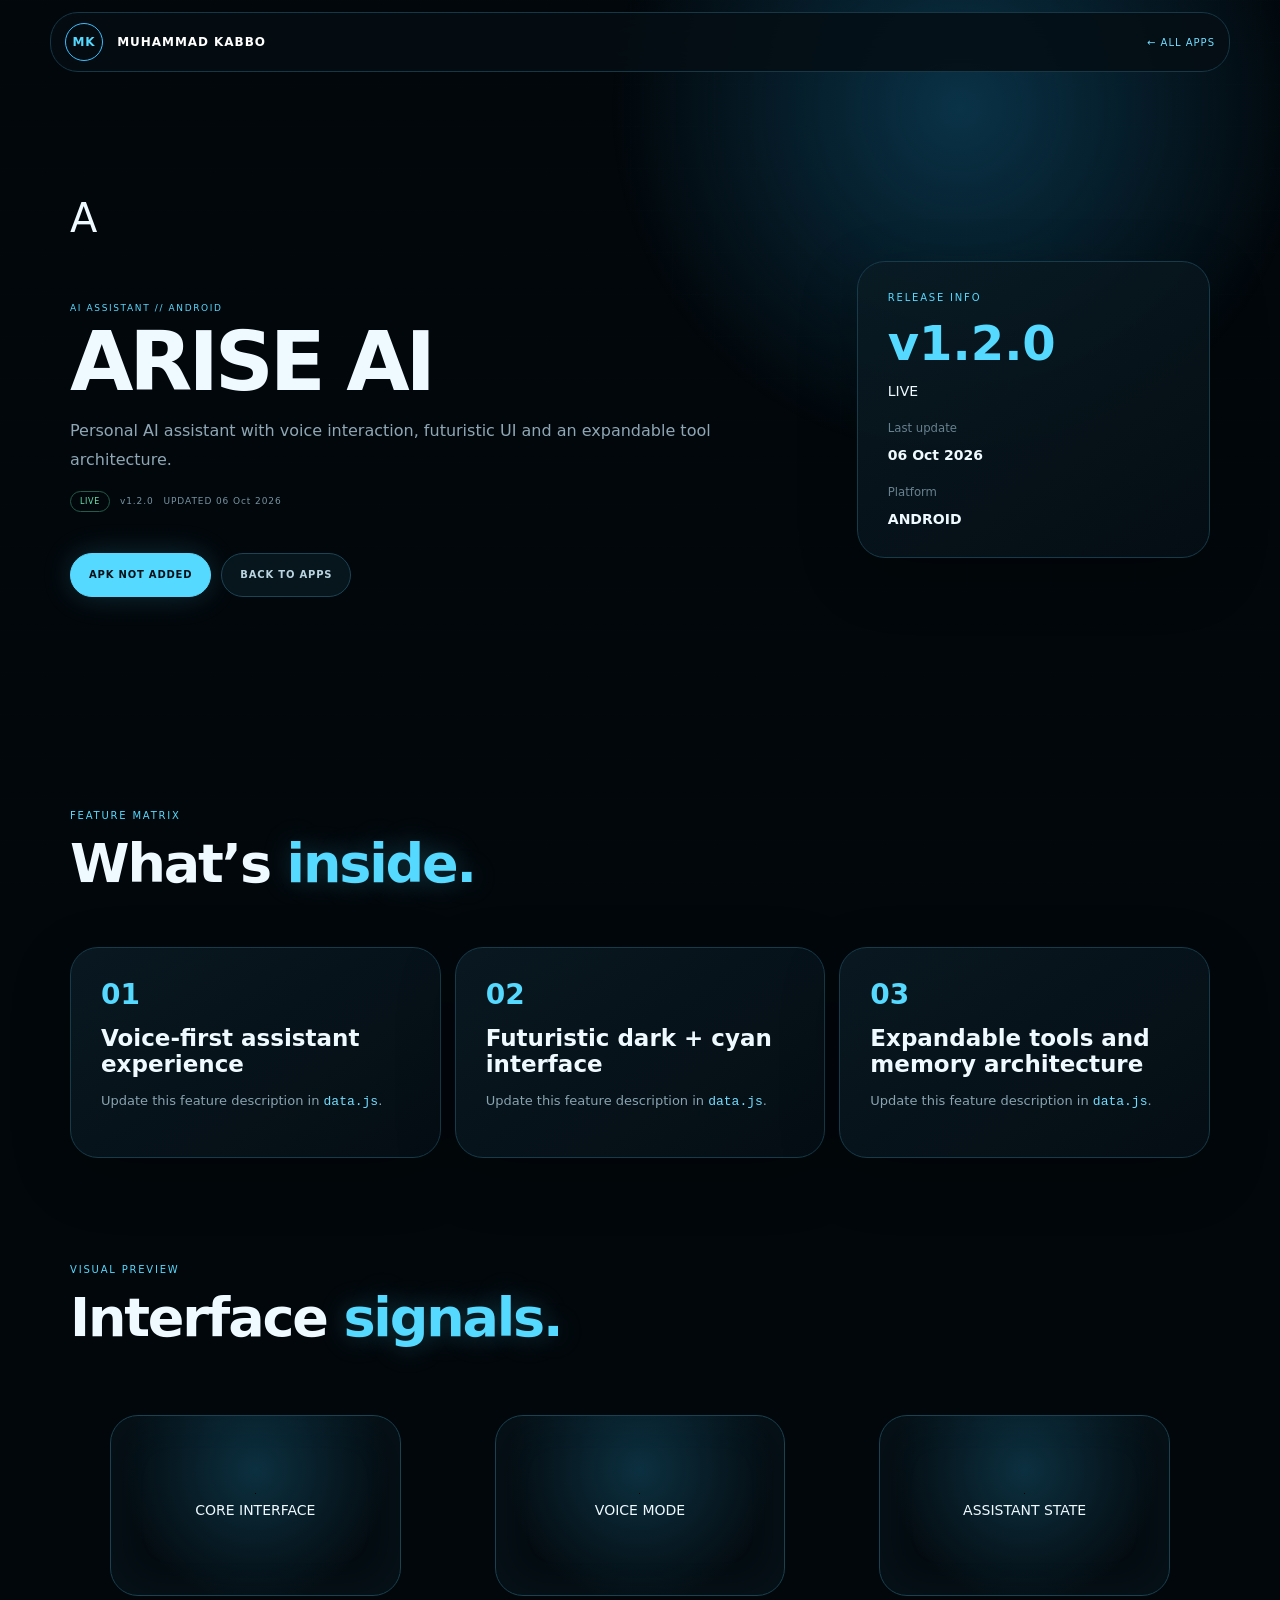
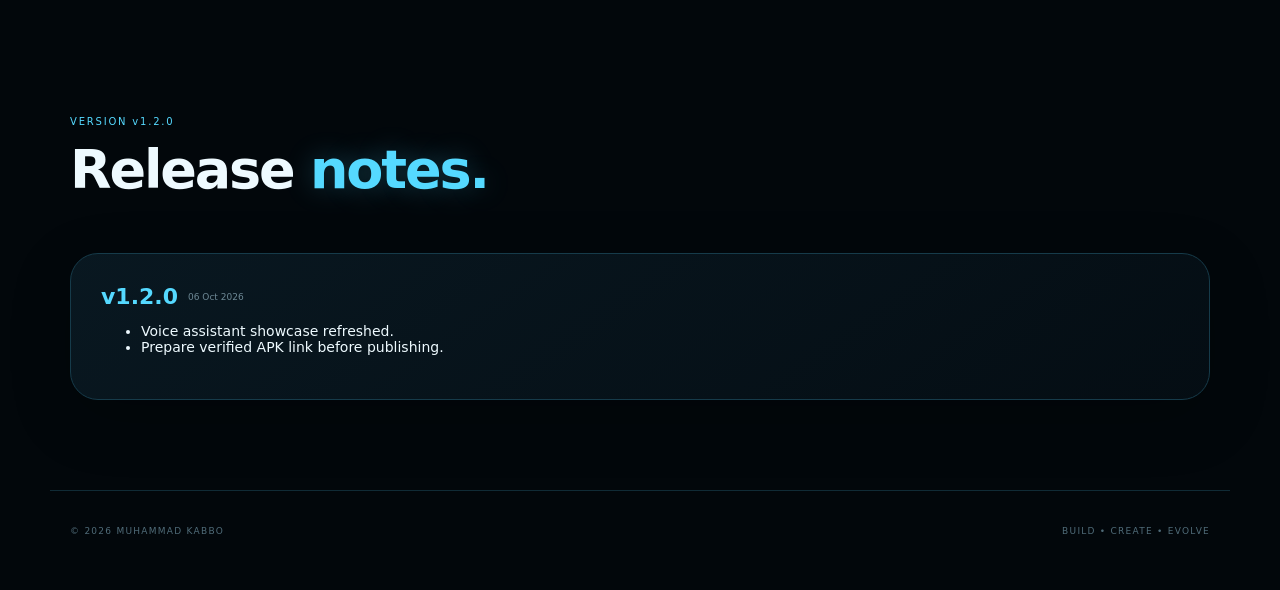
<file: app.html>
<!doctype html><html lang="en"><head><meta charset="utf-8"><meta name="viewport" content="width=device-width,initial-scale=1"><title>App Details — MUHAMMAD KABBO</title><link rel="stylesheet" href="styles.css"></head><body><div class="grid"></div><header class="site-header"><a class="brand" href="index.html"><b>MK</b> MUHAMMAD KABBO</a><a class="back" href="index.html#apps">← ALL APPS</a></header><main id="app-detail"></main><footer>© 2026 MUHAMMAD KABBO <span>BUILD • CREATE • EVOLVE</span></footer><script src="data.js"></script><script src="app-detail.js"></script></body></html>
</file>
<file: styles.css>
*{box-sizing:border-box}html{scroll-behavior:smooth}body{margin:0;background:#02070b;color:#eefaff;font:14px Inter,system-ui,sans-serif;overflow-x:hidden}.grid{position:fixed;inset:0;z-index:-2;background:radial-gradient(circle at 75% 12%,#0a3348 0,transparent 28%),linear-gradient(#0a1c250d 1px,transparent 1px),linear-gradient(90deg,#0a1c250d 1px,transparent 1px);background-size:auto,42px 42px,42px 42px}.site-header,header{max-width:1180px;margin:12px auto}.site-header{}body>header{position:sticky;top:10px;z-index:9;padding:10px 14px;border:1px solid #163746;background:#050e14dd;backdrop-filter:blur(18px);border-radius:28px;display:flex;align-items:center;gap:18px}.brand{color:#fff;text-decoration:none;font-weight:800;letter-spacing:.08em;font-size:12px}.brand b{display:inline-grid;place-items:center;width:38px;height:38px;border:1px solid #38bfff;border-radius:50%;color:#55d9ff;margin-right:9px}.menu{display:none;margin-left:auto;background:none;border:0;color:#55d9ff;font-size:22px}nav{margin-left:auto;display:flex;gap:3px}nav a{color:#91a9b6;text-decoration:none;padding:10px 12px;border-radius:999px;font-size:11px}nav a:hover{color:#55d9ff;background:#0b1d27}main{max-width:1180px;margin:auto}.hero{min-height:720px;padding:90px 20px 70px;display:grid;grid-template-columns:1.1fr .9fr;align-items:center;gap:40px}.cyan,.sectionhead small{color:#55d9ff;letter-spacing:.18em;font-size:10px}.hero h1{font-size:clamp(45px,7vw,84px);line-height:.98;letter-spacing:-.05em;margin:18px 0}.hero h1 span,.sectionhead h2 span{color:#55d9ff;text-shadow:0 0 28px #55d9ff44}.hero p{max-width:650px;color:#8fa7b5;line-height:1.8;font-size:16px}.actions{display:flex;gap:10px;flex-wrap:wrap;margin:26px 0}.btn{display:inline-flex;align-items:center;justify-content:center;min-height:44px;padding:0 18px;border:1px solid #1b4556;border-radius:999px;color:#b9d4df;background:#07151d;text-decoration:none;font-size:10px;font-weight:800;letter-spacing:.08em;margin-top:15px}.btn.primary{background:#55d9ff;color:#031018;border-color:#55d9ff;box-shadow:0 0 30px #55d9ff2e}.social{display:flex;gap:8px}.social a{width:38px;height:38px;border:1px solid #173b4b;border-radius:50%;display:grid;place-items:center;color:#6e8d9c;text-decoration:none;font-size:9px}.avatar{position:relative;min-height:500px;display:grid;place-items:center}.avatar i{position:absolute;width:min(430px,75vw);height:min(430px,75vw);border:1px solid #55d9ff55;border-radius:50%;box-shadow:0 0 80px #20b5ff20,inset 0 0 70px #20b5ff14}.avatarbox{width:250px;height:320px;border-radius:130px 130px 80px 80px;background:linear-gradient(145deg,#0d2634,#061016);border:1px solid #28677e;display:flex;flex-direction:column;justify-content:center;align-items:center;z-index:2;box-shadow:0 0 70px #34c6ff29}.avatarbox strong{font-size:82px;color:#55d9ff}.avatarbox small{font-size:9px;letter-spacing:.2em;color:#71909e}.avatar em{position:absolute;padding:9px 14px;border:1px solid #214a5b;border-radius:999px;background:#06131b;color:#75ddff;font-size:9px;font-style:normal}.avatar em:nth-of-type(1){top:18%;right:8%}.avatar em:nth-of-type(2){bottom:20%;right:0}.avatar em:nth-of-type(3){top:25%;left:4%}.stats{padding:10px 20px 90px;display:grid;grid-template-columns:repeat(4,1fr);gap:10px}.stats article{padding:26px;border:1px solid #133442;border-radius:26px;background:#07131ab3}.stats b{display:block;font-size:34px;color:#55d9ff}.stats small{color:#718b99;font-size:9px;letter-spacing:.16em}.sectionhead{padding:90px 20px 30px}.sectionhead h2{font-size:clamp(32px,5vw,54px);margin:10px 0;letter-spacing:-.04em}.two,.cards{padding:0 20px;display:grid;grid-template-columns:1.5fr 1fr;gap:14px}.cards{grid-template-columns:repeat(3,1fr)}.panel{border:1px solid #163b4a;background:linear-gradient(145deg,#0a1b24e0,#050f15e0);border-radius:28px;box-shadow:0 18px 60px #00000038;padding:30px}.panel h3{font-size:23px;margin:14px 0 8px}.panel p{color:#89a3b0;line-height:1.75;font-size:13px}.muted{opacity:.65}.chips{display:flex;flex-wrap:wrap;gap:8px;margin-top:20px}.chips span{padding:10px 13px;border:1px solid #1a4251;border-radius:999px;color:#9cc0ce;font-size:10px}.icon{width:54px;height:54px;border-radius:18px;display:grid;place-items:center;background:#0a202b;color:#55d9ff;font-size:24px;border:1px solid #1c4b5e}.top{display:flex;justify-content:space-between;margin:18px 0;color:#607c89}.top label,label{font-size:8px;padding:5px 8px;border-radius:999px;border:1px solid #225e4a;color:#66e5b0}.dev{color:#ffd66b!important;border-color:#665326!important}.feature{min-height:320px;display:flex;flex-direction:column;justify-content:center}.feature h3{font-size:35px}.stack{display:grid;gap:14px}.timeline{padding:0 20px;display:grid;gap:12px}.timeline article{display:grid;grid-template-columns:60px 1fr;gap:20px;padding:25px;border:1px solid #133442;border-radius:25px;background:#06121a}.timeline b{color:#55d9ff}.timeline h3{margin:0 0 7px}.timeline p{margin:0;color:#7894a2}.achievement>b{font-size:38px;color:#55d9ff}.update>small{color:#55d9ff}.contact{margin:0 20px;display:flex;align-items:center;justify-content:space-between;gap:30px}.contact p{font-size:18px}footer{max-width:1180px;margin:90px auto 0;padding:35px 20px 55px;border-top:1px solid #102b36;color:#506c79;font-size:9px;letter-spacing:.14em;display:flex;justify-content:space-between}@media(max-width:850px){body>header{margin:8px 10px}.menu{display:block}nav{display:none;position:absolute;top:60px;left:0;right:0;padding:10px;background:#06131b;border:1px solid #163b4a;border-radius:22px;flex-direction:column}nav.open{display:flex}.hero{grid-template-columns:1fr;min-height:auto}.avatar{order:-1;min-height:370px}.stats{grid-template-columns:repeat(2,1fr)}.two,.cards{grid-template-columns:1fr}.sectionhead{padding-top:70px}.contact{margin:0 20px;flex-direction:column;align-items:flex-start}footer{margin-top:70px;flex-direction:column;gap:10px}}@media(max-width:460px){.brand{font-size:10px}.hero h1{font-size:48px}.hero p{font-size:14px}.avatarbox{width:190px;height:250px}.avatarbox strong{font-size:60px}.avatar i{width:300px;height:300px}}
/* V4 additions */
code{color:#71ddff}.section-note{max-width:650px;color:#7894a2;line-height:1.7}.card-top,.meta,.detail-meta,.release-note div{display:flex;justify-content:space-between;align-items:center;gap:10px}.status{display:inline-flex;width:max-content;padding:5px 9px;border-radius:999px;border:1px solid #245c49;color:#66e5b0;font-size:8px;letter-spacing:.08em}.status.dev{color:#ffd66b;border-color:#665326}.app-card{min-height:350px;display:flex;flex-direction:column}.app-icon.giant{width:88px;height:88px;font-size:40px;border-radius:28px}.app-card h3{margin-bottom:6px}.meta{margin-top:auto;color:#607c89;font-size:8px;text-transform:uppercase;letter-spacing:.08em;flex-wrap:wrap}.card-actions{display:flex;align-items:center;gap:12px}.text-link{color:#55d9ff;text-decoration:none;font-size:9px;font-weight:800}.subsection{padding-top:20px}.sectionhead.compact{padding-top:40px}.map-grid{grid-template-columns:repeat(2,1fr)}.back{margin-left:auto;color:#71ddff;text-decoration:none;font-size:10px;letter-spacing:.1em}.detail-hero{min-height:620px;padding:100px 20px 70px;display:grid;grid-template-columns:1.5fr .7fr;gap:30px;align-items:center}.detail-kicker{margin:20px 0 8px;color:#55d9ff;font-size:9px;letter-spacing:.18em}.detail-hero h1{font-size:clamp(44px,7vw,82px);line-height:.95;letter-spacing:-.05em;margin:10px 0}.detail-hero p{max-width:720px;color:#8fa7b5;line-height:1.8;font-size:16px}.detail-meta{justify-content:flex-start;color:#7894a2;font-size:9px;letter-spacing:.1em}.release{display:flex;flex-direction:column;gap:12px}.release strong{font-size:48px;color:#55d9ff}.release span{width:max-content}.release small:not(.cyan){color:#66818f;margin-top:10px}.feature-grid{grid-template-columns:repeat(3,1fr)}.feature-no{color:#55d9ff;font-size:28px}.screenshot-grid{grid-template-columns:repeat(3,1fr)}.shot{aspect-ratio:16/10;border:1px solid #1a4251;border-radius:28px;background:radial-gradient(circle at 50% 30%,#0c3040,#040c11 70%);display:flex;flex-direction:column;align-items:center;justify-content:center;gap:8px;box-shadow:inset 0 0 50px #55d9ff0b}.shot span{font-size:22px;color:#55d9ff;font-weight:800}.shot small{color:#607c89;font-size:8px;letter-spacing:.15em}.release-note{margin:0 20px}.release-note div{justify-content:flex-start}.release-note strong{font-size:22px;color:#55d9ff}.release-note span{color:#6e8996;font-size:9px}.release-note p{margin-bottom:0}
@media(max-width:850px){.detail-hero{grid-template-columns:1fr;padding-top:70px}.feature-grid,.screenshot-grid,.map-grid{grid-template-columns:1fr}.release{margin-top:0}.back{font-size:9px}.card-actions{margin-top:8px}}
</file>
